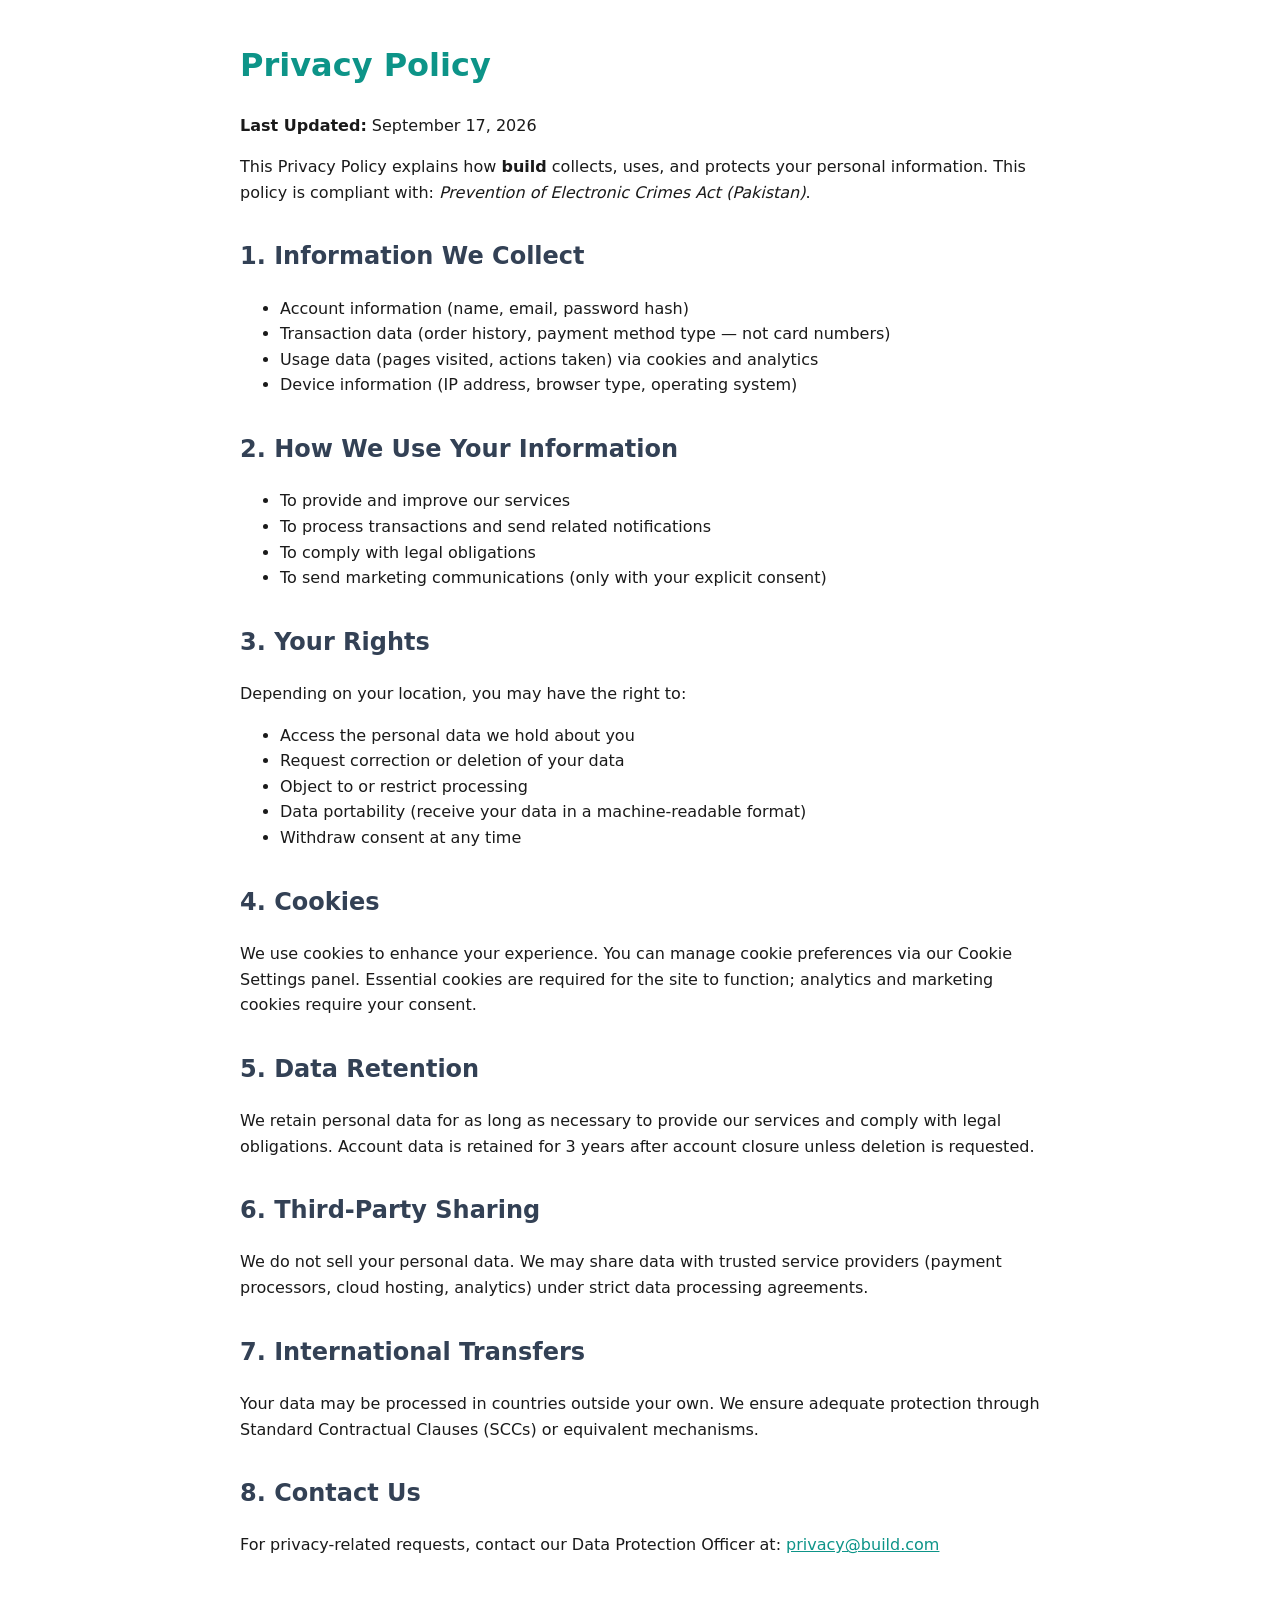
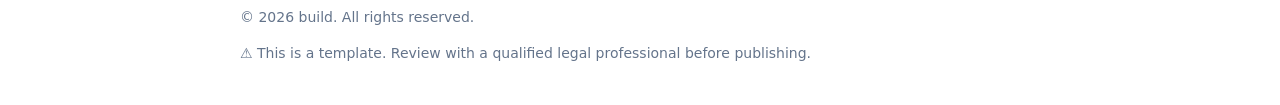
<file: privacy-policy.html>
<!DOCTYPE html>
<html lang="en">
<head>
  <meta charset="UTF-8" />
  <meta name="viewport" content="width=device-width, initial-scale=1.0" />
  <title>Privacy Policy — build</title>
  <style>
    body { font-family: system-ui, sans-serif; max-width: 800px; margin: 40px auto; padding: 0 20px; line-height: 1.6; color: #1a1a1a; }
    h1 { color: #0d9488; } h2 { color: #334155; margin-top: 2rem; }
    a { color: #0d9488; } footer { margin-top: 3rem; color: #64748b; font-size: 0.875rem; }
  </style>
</head>
<body>
  <h1>Privacy Policy</h1>
  <p><strong>Last Updated:</strong> September 17, 2026</p>
  <p>This Privacy Policy explains how <strong>build</strong> collects, uses, and protects your personal information.
     This policy is compliant with: <em>Prevention of Electronic Crimes Act (Pakistan)</em>.</p>

  <h2>1. Information We Collect</h2>
  <ul>
    <li>Account information (name, email, password hash)</li>
    <li>Transaction data (order history, payment method type — not card numbers)</li>
    <li>Usage data (pages visited, actions taken) via cookies and analytics</li>
    <li>Device information (IP address, browser type, operating system)</li>
  </ul>

  <h2>2. How We Use Your Information</h2>
  <ul>
    <li>To provide and improve our services</li>
    <li>To process transactions and send related notifications</li>
    <li>To comply with legal obligations</li>
    <li>To send marketing communications (only with your explicit consent)</li>
  </ul>

  <h2>3. Your Rights</h2>
  <p>Depending on your location, you may have the right to:</p>
  <ul>
    <li>Access the personal data we hold about you</li>
    <li>Request correction or deletion of your data</li>
    <li>Object to or restrict processing</li>
    <li>Data portability (receive your data in a machine-readable format)</li>
    <li>Withdraw consent at any time</li>
  </ul>

  <h2>4. Cookies</h2>
  <p>We use cookies to enhance your experience. You can manage cookie preferences via our Cookie Settings panel.
     Essential cookies are required for the site to function; analytics and marketing cookies require your consent.</p>

  <h2>5. Data Retention</h2>
  <p>We retain personal data for as long as necessary to provide our services and comply with legal obligations.
     Account data is retained for 3 years after account closure unless deletion is requested.</p>

  <h2>6. Third-Party Sharing</h2>
  <p>We do not sell your personal data. We may share data with trusted service providers
     (payment processors, cloud hosting, analytics) under strict data processing agreements.</p>

  <h2>7. International Transfers</h2>
  <p>Your data may be processed in countries outside your own. We ensure adequate protection
     through Standard Contractual Clauses (SCCs) or equivalent mechanisms.</p>

  <h2>8. Contact Us</h2>
  <p>For privacy-related requests, contact our Data Protection Officer at:
     <a href="mailto:privacy@build.com">
       privacy@build.com
     </a>
  </p>

  <footer>
    <p>© 2026 build. All rights reserved.</p>
    <p>⚠️ This is a template. Review with a qualified legal professional before publishing.</p>
  </footer>
</body>
</html>
</file>
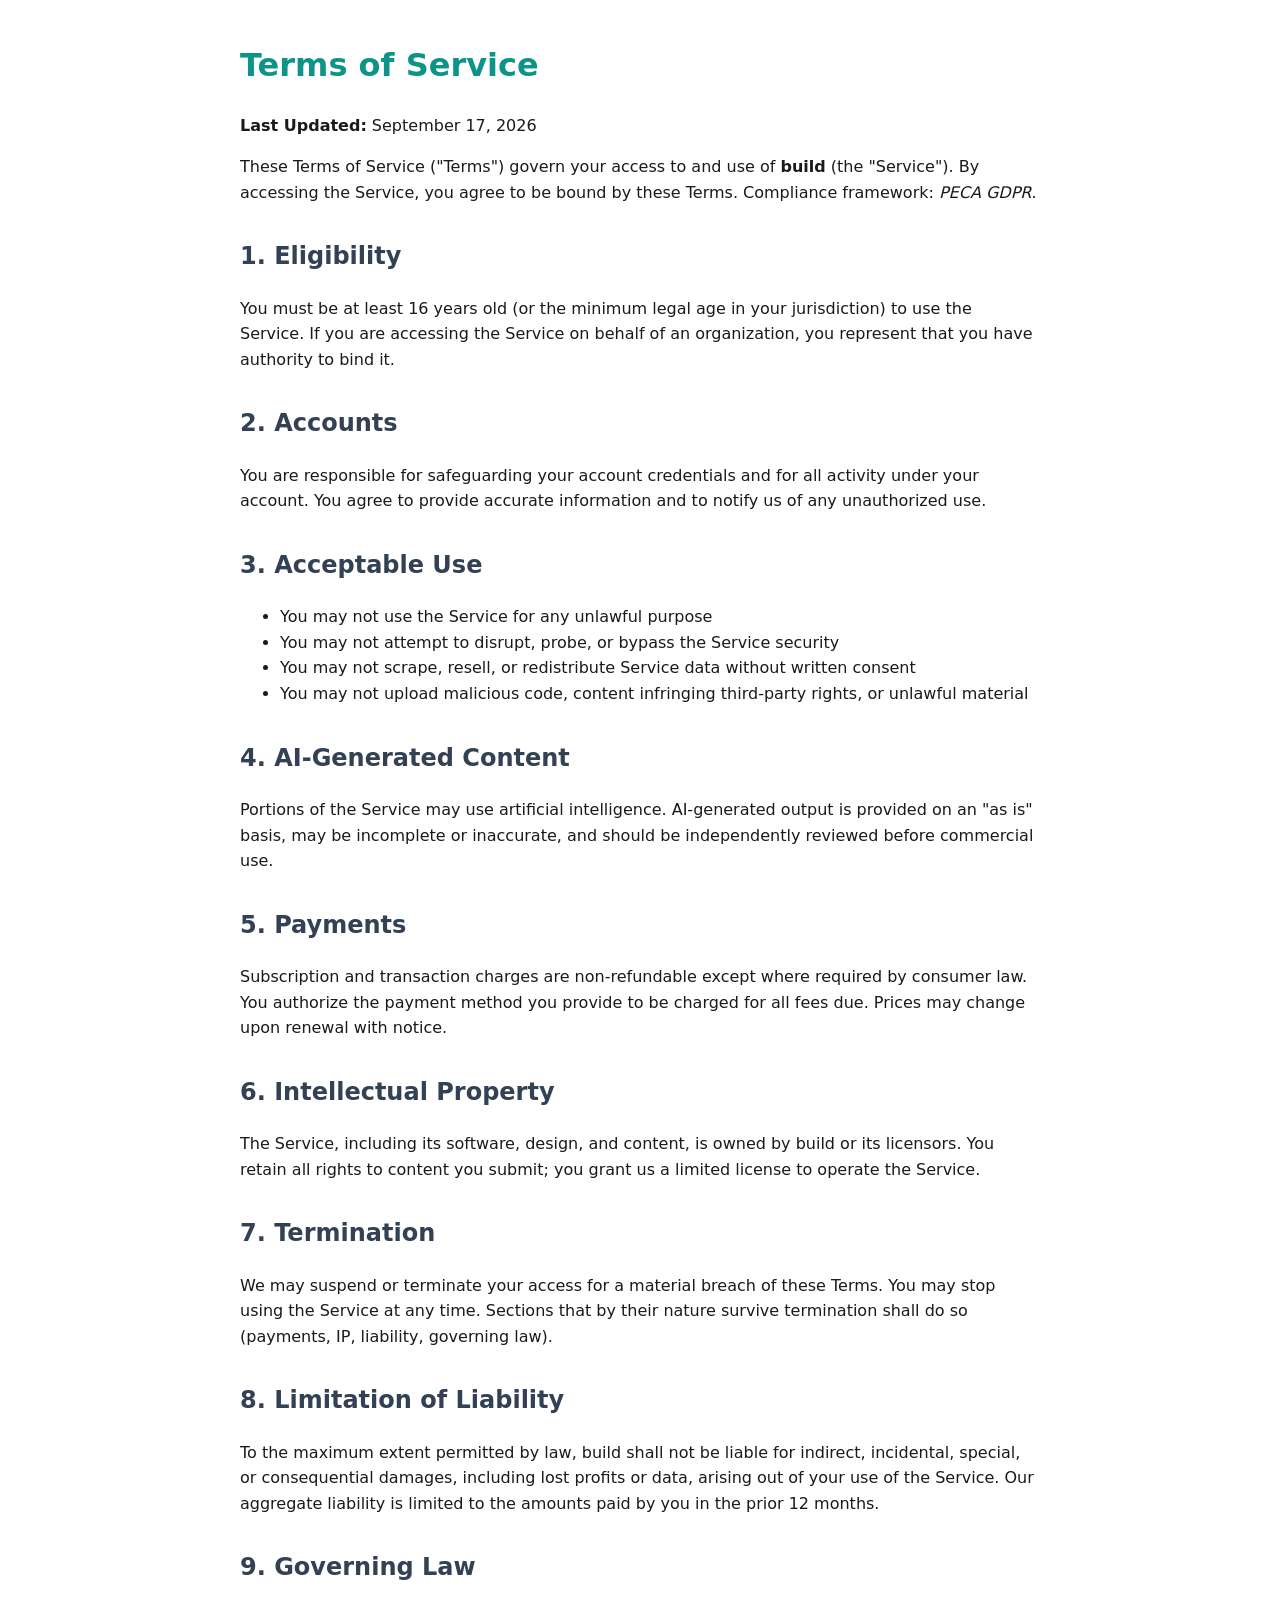
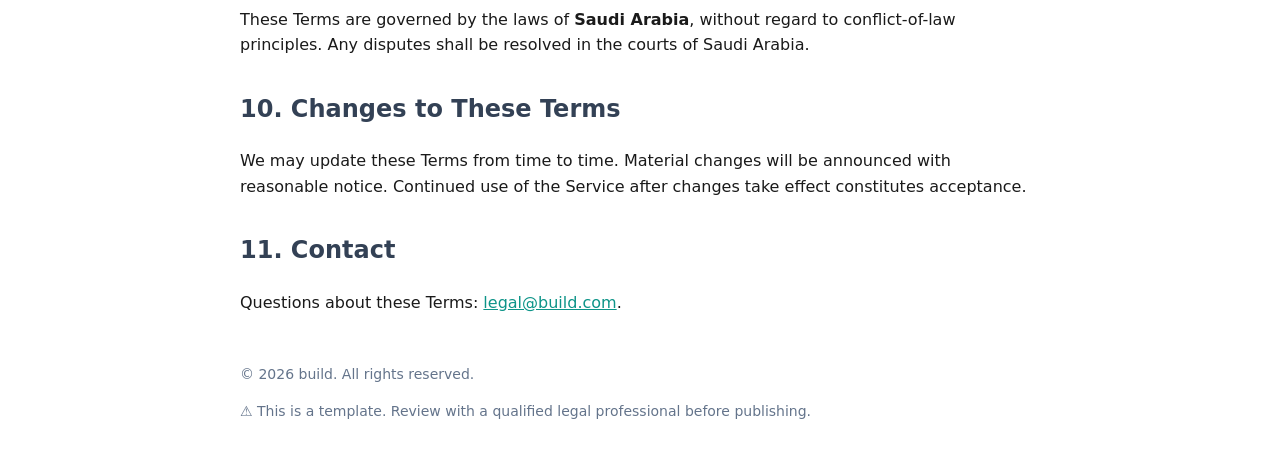
<file: terms-of-service.html>
<!DOCTYPE html>
<html lang="en">
<head>
  <meta charset="UTF-8" />
  <meta name="viewport" content="width=device-width, initial-scale=1.0" />
  <title>Terms of Service — build</title>
  <style>
    body { font-family: system-ui, sans-serif; max-width: 800px; margin: 40px auto; padding: 0 20px; line-height: 1.6; color: #1a1a1a; }
    h1 { color: #0d9488; } h2 { color: #334155; margin-top: 2rem; }
    a { color: #0d9488; } footer { margin-top: 3rem; color: #64748b; font-size: 0.875rem; }
  </style>
</head>
<body>
  <h1>Terms of Service</h1>
  <p><strong>Last Updated:</strong> September 17, 2026</p>
  <p>These Terms of Service ("Terms") govern your access to and use of <strong>build</strong> (the "Service").
     By accessing the Service, you agree to be bound by these Terms. Compliance framework: <em>PECA GDPR</em>.</p>

  <h2>1. Eligibility</h2>
  <p>You must be at least 16 years old (or the minimum legal age in your jurisdiction) to use the Service.
     If you are accessing the Service on behalf of an organization, you represent that you have authority to bind it.</p>

  <h2>2. Accounts</h2>
  <p>You are responsible for safeguarding your account credentials and for all activity under your account.
     You agree to provide accurate information and to notify us of any unauthorized use.</p>

  <h2>3. Acceptable Use</h2>
  <ul>
    <li>You may not use the Service for any unlawful purpose</li>
    <li>You may not attempt to disrupt, probe, or bypass the Service security</li>
    <li>You may not scrape, resell, or redistribute Service data without written consent</li>
    <li>You may not upload malicious code, content infringing third-party rights, or unlawful material</li>
  </ul>

  <h2>4. AI-Generated Content</h2>
  <p>Portions of the Service may use artificial intelligence. AI-generated output is provided on an "as is" basis,
     may be incomplete or inaccurate, and should be independently reviewed before commercial use.</p>

  <h2>5. Payments</h2>
  <p>Subscription and transaction charges are non-refundable except where required by consumer law.
     You authorize the payment method you provide to be charged for all fees due. Prices may change upon renewal with notice.</p>

  <h2>6. Intellectual Property</h2>
  <p>The Service, including its software, design, and content, is owned by build or its licensors.
     You retain all rights to content you submit; you grant us a limited license to operate the Service.</p>

  <h2>7. Termination</h2>
  <p>We may suspend or terminate your access for a material breach of these Terms. You may stop using the Service at any time.
     Sections that by their nature survive termination shall do so (payments, IP, liability, governing law).</p>

  <h2>8. Limitation of Liability</h2>
  <p>To the maximum extent permitted by law, build shall not be liable for indirect, incidental, special, or consequential damages,
     including lost profits or data, arising out of your use of the Service. Our aggregate liability is limited to the amounts paid by you in the prior 12 months.</p>

  <h2>9. Governing Law</h2>
  <p>These Terms are governed by the laws of <strong>Saudi Arabia</strong>, without regard to conflict-of-law principles.
     Any disputes shall be resolved in the courts of Saudi Arabia.</p>

  <h2>10. Changes to These Terms</h2>
  <p>We may update these Terms from time to time. Material changes will be announced with reasonable notice.
     Continued use of the Service after changes take effect constitutes acceptance.</p>

  <h2>11. Contact</h2>
  <p>Questions about these Terms: <a href="mailto:legal@build.com">legal@build.com</a>.</p>

  <footer>
    <p>© 2026 build. All rights reserved.</p>
    <p>⚠️ This is a template. Review with a qualified legal professional before publishing.</p>
  </footer>
</body>
</html>
</file>
